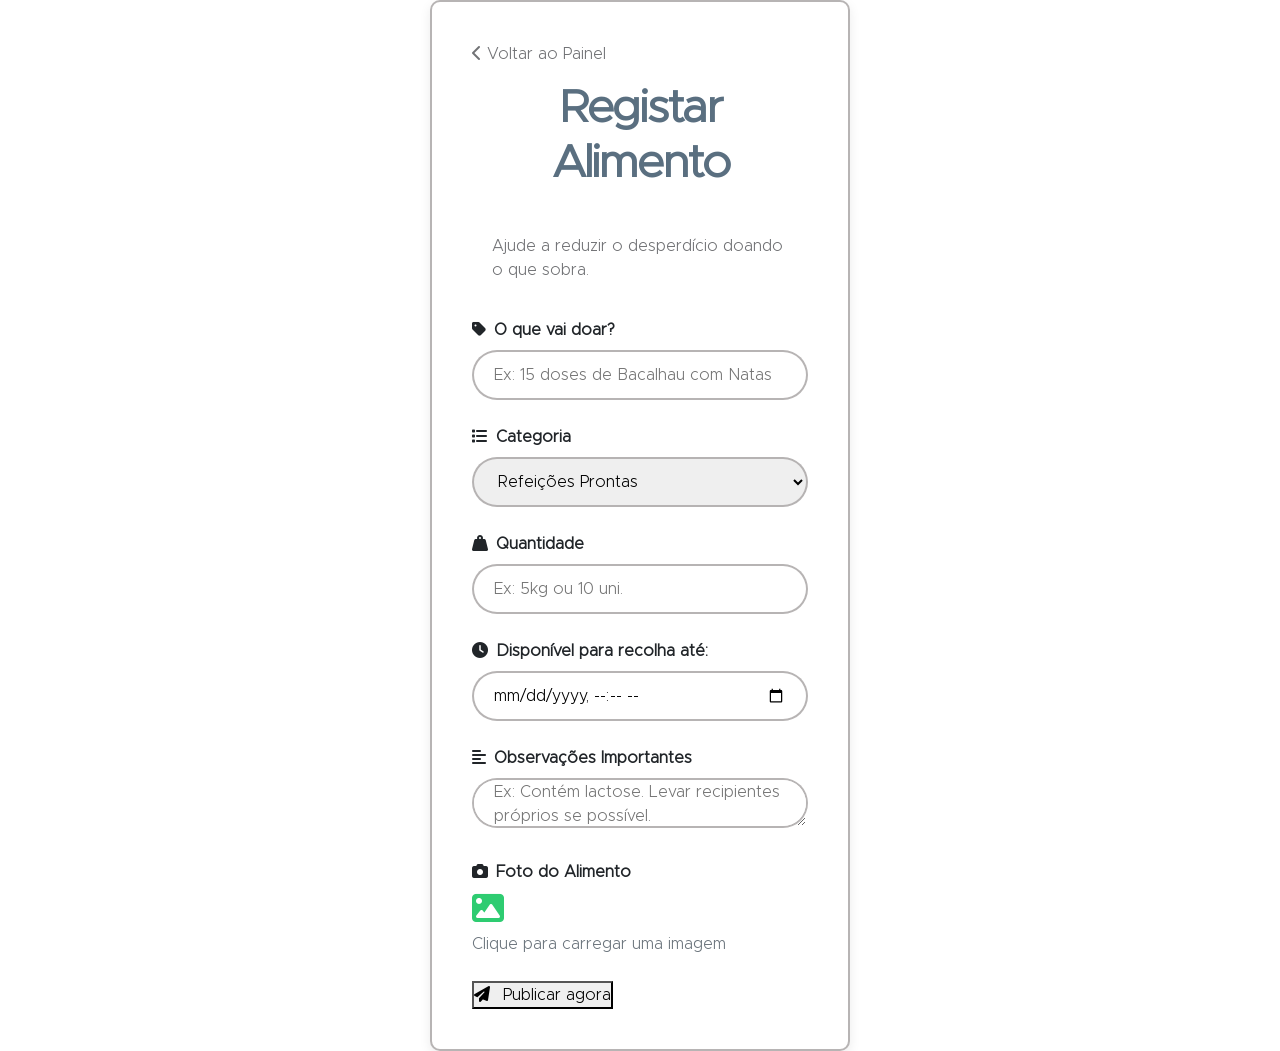
<file: acesso/doador/produto.html>
<!doctype html>
<html lang="pt">
<head>
    <meta charset="utf-8">
    <meta name="viewport" content="width=device-width, initial-scale=1">

    <title>FoodShare - Registar Doação</title>

    <link href="../../css/bootstrap.min.css" rel="stylesheet">
    <link href="../../css/bootstrap-icons.css" rel="stylesheet">
    <link href="../../css/templatemo-kind-heart-charity.css" rel="stylesheet">
    <link href="../../css/template-styles.css" rel="stylesheet">

    <link rel="stylesheet" href="https://cdnjs.cloudflare.com/ajax/libs/font-awesome/6.4.0/css/all.min.css">
</head>

<body class="form-page">

    <div class="form-card">
        <header class="form-header">
            <a href="doador.php" class="btn-voltar">
                <i class="fa-solid fa-chevron-left"></i> Voltar ao Painel
            </a>
            <h2>Registar Alimento</h2>
            <p>Ajude a reduzir o desperdício doando o que sobra.</p>
        </header>

        <form class="eco-form" action="processar_doacao.php" method="POST" enctype="multipart/form-data">

            <div class="form-group">
                <label><i class="fa-solid fa-tag me-2"></i>O que vai doar?</label>
                <input type="text" name="produto" placeholder="Ex: 15 doses de Bacalhau com Natas" required>
            </div>

            <div class="form-row">
                <div class="form-group">
                    <label><i class="fa-solid fa-list me-2"></i>Categoria</label>
                    <select name="categoria">
                        <option>Refeições Prontas</option>
                        <option>Frutas e Legumes</option>
                        <option>Padaria e Pastelaria</option>
                        <option>Produtos Secos/Enlatados</option>
                    </select>
                </div>
                <div class="form-group">
                    <label><i class="fa-solid fa-weight-hanging me-2"></i>Quantidade</label>
                    <input type="text" name="quantidade" placeholder="Ex: 5kg ou 10 uni." required>
                </div>
            </div>

            <div class="form-group">
                <label><i class="fa-solid fa-clock me-2"></i>Disponível para recolha até:</label>
                <input type="datetime-local" name="validade" required>
            </div>

            <div class="form-group">
                <label><i class="fa-solid fa-align-left me-2"></i>Observações Importantes</label>
                <textarea name="descricao" rows="3" placeholder="Ex: Contém lactose. Levar recipientes próprios se possível."></textarea>
            </div>

            <div class="form-group">
                <label><i class="fa-solid fa-camera me-2"></i>Foto do Alimento</label>
                <div class="file-drop-area" onclick="document.getElementById('fileInput').click()">
                    <input type="file" name="foto" id="fileInput" hidden>
                    <i class="fa-solid fa-image fa-2x mb-2" style="color: #2ecc71;"></i>
                    <p class="mb-0 text-muted">Clique para carregar uma imagem</p>
                </div>
            </div>

            <button type="submit" class="btn-submit-form">
                <i class="fa-solid fa-paper-plane me-2"></i> Publicar agora
            </button>
        </form>
    </div>

    <script src="../../js/jquery.min.js"></script>
    <script src="../../js/bootstrap.min.js"></script>
    <script src="../../js/jquery.sticky.js"></script>
    <script src="../../js/custom.js"></script>

    <script>
        // Pequeno script para mostrar o nome do ficheiro quando selecionado
        document.getElementById('fileInput').onchange = function() {
            if(this.files.length > 0) {
                document.querySelector('.file-drop-area p').innerHTML = "Ficheiro: " + this.files[0].name;
                document.querySelector('.file-drop-area p').style.color = "#2ecc71";
            }
        };
    </script>

</body>
</html>
</file>
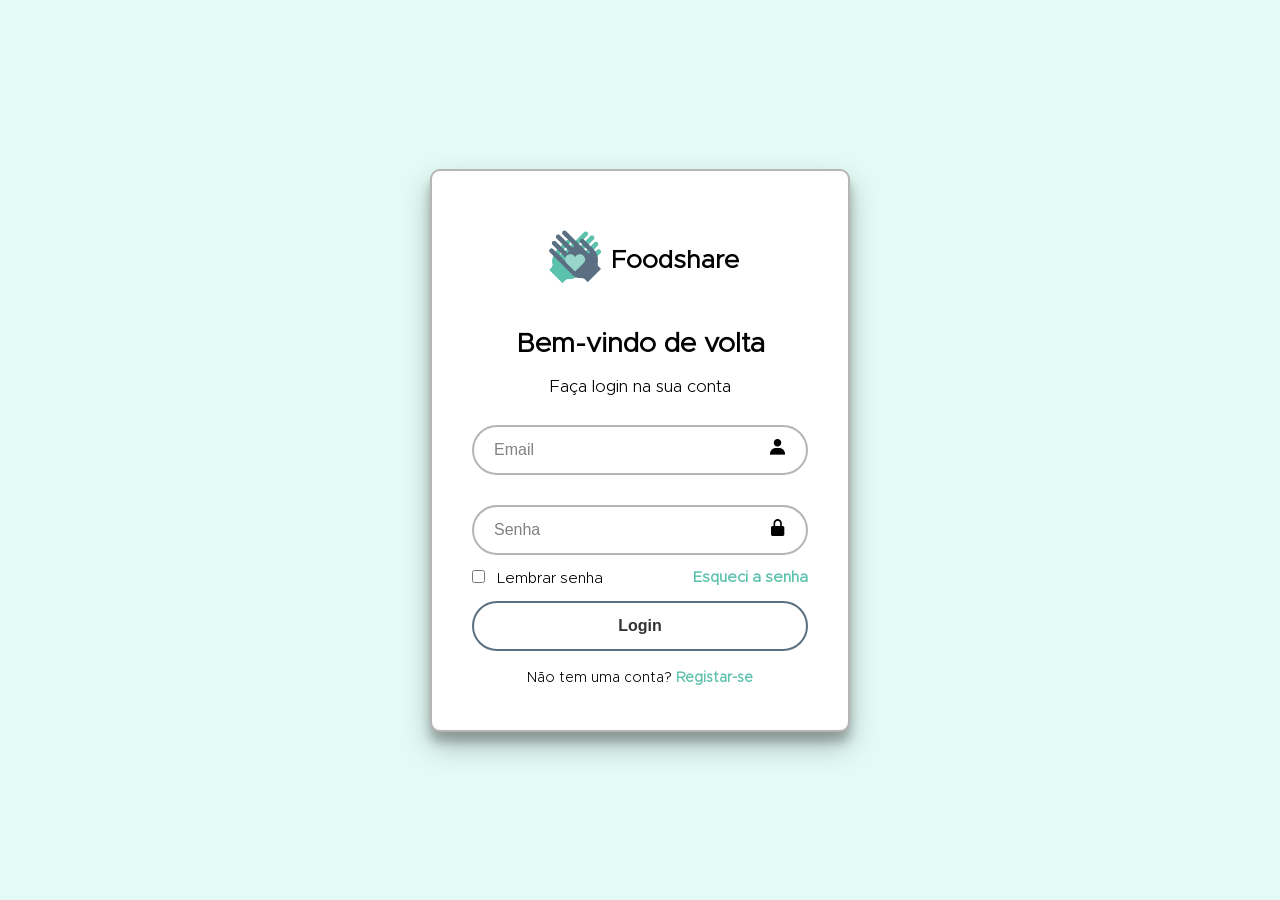
<file: acesso/entrar/entrar.html>
<!DOCTYPE html>
<html lang="pt-BR">
<head>
    <meta charset="UTF-8">
    <meta name="viewport" content="width=device-width, initial-scale=1.0">

    <link rel="stylesheet" href="https://cdnjs.cloudflare.com/ajax/libs/font-awesome/6.4.0/css/all.min.css">
    <link rel="stylesheet" href="estilo.css">
    <link href='https://unpkg.com/boxicons@2.1.4/css/boxicons.min.css' rel='stylesheet'>

    <title>Login Foodshare</title>

    <style>
        /* Pequeno ajuste para garantir que a logo apareça bem */
        .logo-img {
            border-radius: 50%;
            margin-bottom: 10px;
            object-fit: cover;
        }
        /* Estilo para as caixas de alerta */
        .alert-box {
            padding: 12px;
            border-radius: 8px;
            margin-bottom: 20px;
            font-size: 14px;
            text-align: center;
            font-weight: bold;
        }
        .alert-danger {
            background-color: #fde8e8;
            color: #e53e3e;
            border: 1px solid #f8b4b4;
        }
        .alert-warning {
            background-color: #fefcbf;
            color: #b7791f;
            border: 1px solid #fef3c7;
        }
    </style>
</head>
<body>
    <main class="container">
        <form action="processar_login.php" method="POST">
            <h1>
                <img src="../../images/logoo.png" width="70" alt="Logo" class="logo-img">
                Foodshare
            </h1>

            <h3>Bem-vindo de volta</h3>

            <div class="palavra">
                <p>Faça login na sua conta</p>
            </div>

            <div id="mensagem-erro"></div>

            <div class="input-box">
                <input placeholder="Email" type="email" name="email" required>
                <i class="bx bxs-user"></i>
            </div>

            <div class="input-box">
                <input placeholder="Senha" type="password" name="password" required>
                <i class="bx bxs-lock-alt"></i>
            </div>

            <div class="remember-forgot">
                <label>
                    <input type="checkbox">
                    Lembrar senha
                </label>
                <a href="#">Esqueci a senha</a>
            </div>

            <button type="submit" class="btn-login">Login</button>

            <div class="register-link">
                <p>Não tem uma conta? <a href="../registarr/registarr.html">Registar-se</a></p>
            </div>
        </form>
    </main>

    <script>
        const urlParams = new URLSearchParams(window.location.search);
        const erro = urlParams.get('erro');
        const containerErro = document.getElementById('mensagem-erro');

        if (erro === 'pendente') {
            containerErro.innerHTML = `<div class="alert-box alert-warning"><i class="fa-solid fa-clock"></i> A tua conta ainda está em análise pelo Administrador. Por favor, aguarda.</div>`;
        } else if (erro === 'reprovado') {
            containerErro.innerHTML = `<div class="alert-box alert-danger"><i class="fa-solid fa-circle-xmark"></i> O teu registo foi recusado pelo Administrador.</div>`;
        } else if (erro === 'dados_invalidos') {
            containerErro.innerHTML = `<div class="alert-box alert-danger"><i class="fa-solid fa-triangle-exclamation"></i> E-mail ou Senha incorretos.</div>`;
        }
    </script>
</body>
</html>
</file>
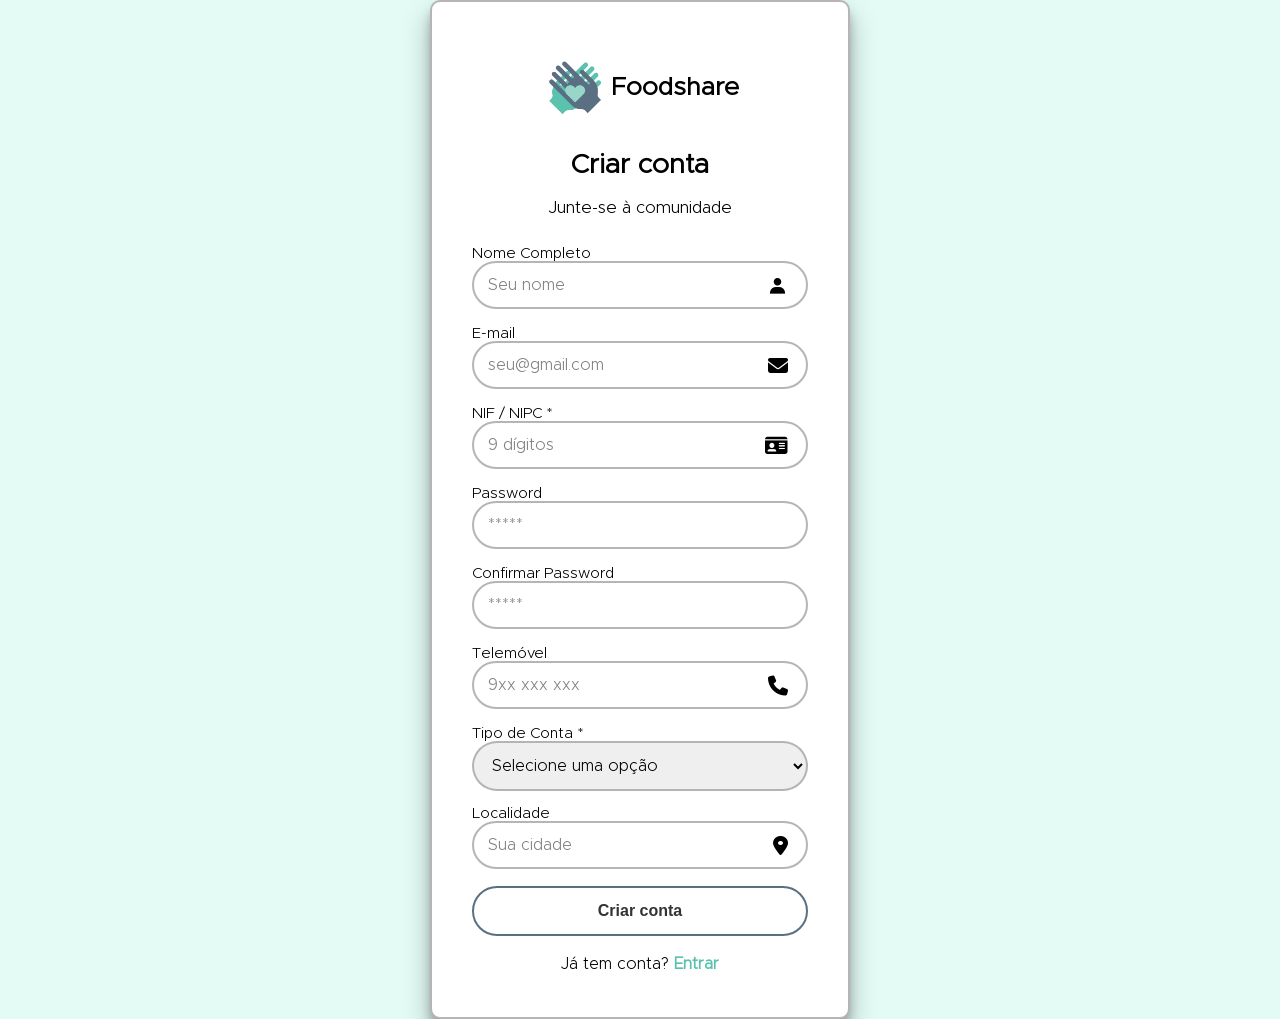
<file: acesso/registarr/registarr.html>
<!DOCTYPE html>
<html lang="pt-BR">
<head>
    <meta charset="UTF-8">
    <meta name="viewport" content="width=device-width, initial-scale=1.0">
    <link rel="stylesheet" href="https://cdnjs.cloudflare.com/ajax/libs/font-awesome/6.4.0/css/all.min.css">
    <link rel="stylesheet" href="estiloo.css">
    <link href='https://unpkg.com/boxicons@2.1.4/css/boxicons.min.css' rel='stylesheet'>
    <title>Criar Conta | FoodShare</title>
</head>
<body>
    <main class="container">
        <form id="form-registro" action="processar_registo.php" method="POST">
            <h1>
                <img src="../../images/logoo.png" width="70" alt="Logo">
                Foodshare
            </h1>

            <h3>Criar conta</h3>
            <div class="palavra">
                <p>Junte-se à comunidade</p>
            </div>

            <div class="input-box">
                <label for="name" class="form_label"> Nome Completo</label>
                <div class="input-field">
                    <input type="text" name="name" id="name" class="form-control" placeholder="Seu nome" required autocomplete="name">
                    <i class="bx bxs-user"></i>
                </div>
            </div>

            <div class="input-box">
                <label for="email" class="form_label">E-mail</label>
                <div class="input-field">
                    <input type="email" name="email" id="email" class="form-control" placeholder="seu@gmail.com" required>
                    <i class="fa-solid fa-envelope"></i>
                </div>
            </div>

            <div class="input-box">
                <label for="nif" class="form_label">NIF / NIPC *</label>
                <div class="input-field">
                    <input type="text" name="nif" id="nif" class="form-control" placeholder="9 dígitos" maxlength="9" required>
                    <i class="fa-solid fa-id-card"></i>
                </div>
            </div>

            <div class="input-box">
                <label for="password" class="form_label">Password</label>
                <div class="input-field">
                    <input type="password" name="password" id="password" class="form-control" placeholder="*****" required>
                </div>
            </div>

            <div class="input-box">
                <label for="confirm_password" class="form_label">Confirmar Password</label>
                <div class="input-field">
                    <input type="password" name="confirm_password" id="confirm_password" class="form-control" placeholder="*****" required>
                </div>
            </div>

            <div class="input-box">
                <label for="phone" class="form_label">Telemóvel</label>
                <div class="input-field">
                    <input type="tel" name="phone" id="phone" class="form-control" placeholder="9xx xxx xxx" required>
                    <i class="fa-solid fa-phone"></i>
                </div>
            </div>

            <div class="input-box">
                <label for="tipo-conta" class="form_label">Tipo de Conta *</label>
                <div class="input-field">
                    <select name="tipo-conta" id="tipo-conta" class="form-control" required>
                        <option value="" disabled selected>Selecione uma opção</option>
                        <option value="doador">Doador (Empresa/Restaurante)</option>
                        <option value="voluntario">Voluntário</option>
                        <option value="beneficiario">Beneficiário (Instituição/Carente)</option>
                    </select>
                </div>
            </div>

            <div id="campos-doador" style="display: none;">
                <div class="input-box">
                    <label class="form_label">Nome do Restaurante/Empresa</label>
                    <div class="input-field">
                        <input type="text" name="empresa" class="form-control" placeholder="Ex: Restaurante Central">
                        <i class="fa-solid fa-store"></i>
                    </div>
                </div>
            </div>

            <div id="campos-beneficiario" style="display: none;">
                <div class="input-box">
                    <label class="form_label">N.º de Pessoas no Agregado</label>
                    <div class="input-field">
                        <input type="number" name="agregado" class="form-control" placeholder="Ex: 4">
                        <i class="fa-solid fa-users"></i>
                    </div>
                </div>
            </div>

            <div class="input-box">
                <label for="location" class="form_label">Localidade</label>
                <div class="input-field">
                    <input type="text" name="location" id="location" class="form-control" placeholder="Sua cidade" required>
                    <i class="fa-solid fa-location-dot"></i>
                </div>
            </div>

            <button type="submit" class="btn-login">Criar conta</button>

            <div class="register-link">
                <p>Já tem conta? <a href="../entrar/entrar.html">Entrar</a></p>
            </div>
        </form>
    </main>

    <script>
        const selectConta = document.getElementById('tipo-conta');
        const divDoador = document.getElementById('campos-doador');
        const divBeneficiario = document.getElementById('campos-beneficiario');

        selectConta.addEventListener('change', function() {
            divDoador.style.display = 'none';
            divBeneficiario.style.display = 'none';

            if (this.value === 'doador') {
                divDoador.style.display = 'block';
            } else if (this.value === 'beneficiario') {
                divBeneficiario.style.display = 'block';
            }
        });
    </script>
</body>
</html>
</file>
<file: css/templatemo-kind-heart-charity.css>
/*

TemplateMo 581 Kind Heart Charity

https://templatemo.com/tm-581-kind-heart-charity

*/



@font-face {
    font-family: 'Metropolis';
    src: url('../fonts/Metropolis/Metropolis-Light.woff2') format('woff2'),
        url('../fonts/Metropolis/Metropolis-Light.woff') format('woff');
    font-weight: 300;
    font-style: normal;
    font-display: swap;
}





/*---------------------------------------
  CUSTOM PROPERTIES ( VARIABLES )             
-----------------------------------------*/
:root {
  --white-color:                  #ffffff;
  --primary-color:                #5bc1ac;
  --secondary-color:              #5a6f80;
  --section-bg-color:             #f0f8ff;
  --site-footer-bg-color:         #44525d;
  --custom-btn-bg-color:          #597081;
  --custom-btn-bg-hover-color:    #5bc1ac;
  --dark-color:                   #000000;
  --p-color:                      #717275;
  --border-color:                 #e9eaeb;

  --body-font-family:             'Metropolis', sans-serif;

  --h1-font-size:                 52px;
  --h2-font-size:                 46px;
  --h3-font-size:                 32px;
  --h4-font-size:                 28px;
  --h5-font-size:                 24px;
  --h6-font-size:                 22px;
  --p-font-size:                  16px;
  --btn-font-size:                18px;
  --copyright-font-size:          14px;

  --border-radius-large:          100px;
  --border-radius-medium:         20px;
  --border-radius-small:          10px;

  --font-weight-light:            300;
  --font-weight-normal:           400;
  --font-weight-semibold:         600;
  --font-weight-bold:             700;
}

body {
  background-color: var(--white-color);
  font-family: var(--body-font-family); 
}


/*---------------------------------------
  TYPOGRAPHY               
-----------------------------------------*/

h2,
h3,
h4,
h5,
h6 {
  color: var(--dark-color);
}

h1,
h2,
h3,
h4,
h5,
h6 {
  font-weight: var(--font-weight-semibold);
  letter-spacing: -1px;
}

h1 {
  font-size: var(--h1-font-size);
  font-weight: var(--font-weight-bold);
  letter-spacing: -2px;
}

h2 {
  color: var(--secondary-color);
  font-size: var(--h2-font-size);
  letter-spacing: -2px;
}

h3 {
  font-size: var(--h3-font-size);
}

h4 {
  font-size: var(--h4-font-size);
}

h5 {
  color: var(--primary-color);
  font-size: var(--h5-font-size);
}

h6 {
  font-size: var(--h6-font-size);
}

p {
  color: var(--p-color);
  font-size: var(--p-font-size);
  font-weight: var(--font-weight-light);
}

ul li {
  color: var(--p-color);
  font-size: var(--p-font-size);
  font-weight: var(--font-weight-normal);
}

a, 
button {
  touch-action: manipulation;
  transition: all 0.3s;
}

a {
  color: var(--p-color);
  text-decoration: none;
}

a:hover {
  color: var(--primary-color);
}

b,
strong {
  font-weight: var(--font-weight-bold);
}


/*---------------------------------------
  SECTION               
-----------------------------------------*/
.section-padding {
  padding-top: 100px;
  padding-bottom: 100px;
}

.section-bg {
  background-color: var(--section-bg-color);
}

.section-overlay {
  background: rgba(0, 0, 0, 0.35);
  position: absolute;
  top: 0;
  left: 0;
  pointer-events: none;
  width: 100%;
  height: 100%;
}

.section-overlay + .container {
  position: relative;
}


/*---------------------------------------
  CUSTOM BLOCK               
-----------------------------------------*/
.custom-block-wrap {
  background: var(--white-color);
  border-radius: var(--border-radius-medium);
  position: relative;
  overflow: hidden;
  transition: all 0.5s;
}

.custom-block-wrap:hover {
  box-shadow: 0 1rem 3rem rgba(0,0,0,.175);
}

.custom-block-body {
  padding: 30px;
}

.custom-block-image {
  display: block;
  width: 100%;
  height: 100%;
  object-fit: cover;
}

.custom-block .custom-btn {
  border-radius: 0;
  display: block;
}


/*---------------------------------------
  PROGRESS BAR               
-----------------------------------------*/
.progress {
  background: var(--border-color);
  height: 5px;
}

.progress-bar {
  background: var(--secondary-color);
}


/*---------------------------------------
  CUSTOM ICON COLOR               
-----------------------------------------*/
.custom-icon {
  color: var(--secondary-color);
}


/*---------------------------------------
  CUSTOM LIST               
-----------------------------------------*/
.custom-list {
  margin-bottom: 0;
  padding-left: 0;
}

.custom-list-item {
  list-style: none;
  margin-top: 10px;
  margin-bottom: 10px;
}


/*---------------------------------------
  CUSTOM TEXT BOX               
-----------------------------------------*/
.custom-text-box {
  background: var(--white-color);
  border-radius: var(--border-radius-medium);
  margin-bottom: 24px;
  padding: 40px;
}

.custom-text-box-image {
  border-radius: var(--border-radius-medium);
  width: 100%;
  height: 100%;
  object-fit: cover;
}

.custom-text-box-icon {
  background: var(--section-bg-color);
  border-radius: var(--border-radius-large);
  color: var(--secondary-color);
  font-size: var(--h6-font-size);
  text-align: center;
  display: inline-block;
  vertical-align: middle;
  width: 25px;
  height: 25px;
  line-height: 30px;
}


/*---------------------------------------
  AVATAR IMAGE - TESTIMONIAL, AUTHOR               
-----------------------------------------*/
.avatar-image {
  border-radius: var(--border-radius-large);
  width: 65px;
  height: 65px;
  object-fit: cover;
}


/*---------------------------------------
  CUSTOM BUTTON               
-----------------------------------------*/
.custom-btn {
  background: var(--secondary-color);
  border: 2px solid transparent;
  border-radius: var(--border-radius-large);
  color: var(--white-color);
  font-size: var(--btn-font-size);
  font-weight: var(--font-weight-normal);
  line-height: normal;
  padding: 15px 25px;
}

.navbar-expand-lg .navbar-nav .nav-link.custom-btn {
  color: var(--custom-btn-bg-color);
  margin-top: 8px;
  padding: 12px 25px;
}

.custom-btn:hover {
  background: var(--primary-color);
  color: var(--white-color);
}

.custom-border-btn {
  background: transparent;
  border: 2px solid var(--custom-btn-bg-color);
  color: var(--primary-color);
}

.navbar-expand-lg .navbar-nav .nav-link.custom-btn:hover,
.custom-border-btn:hover {
  background: var(--custom-btn-bg-hover-color);
  border-color: transparent;
  color: var(--white-color);
}


/*---------------------------------------
  NAVIGATION              
-----------------------------------------*/
.navbar {
  background: var(--white-color);
  z-index: 9;
  padding-top: 0;
  padding-bottom: 0;
}

.navbar-brand {
  color: var(--primary-color);
  font-size: var(--h6-font-size);
  font-weight: var(--font-weight-bold);
}

.navbar-brand span {
  display: inline-block;
  vertical-align: middle;
}

.navbar-brand small {
  color: var(--secondary-color);
  display: block;
  font-size: 10px;
  line-height: normal;
  text-transform: uppercase;
}

.logo {
  width: 80px;
  height: auto;
}

.navbar-expand-lg .navbar-nav .nav-link {
  margin-right: 0;
  margin-left: 0;
  padding: 20px;
}

.navbar-nav .nav-link {
  display: inline-block;
  color: var(--p-color);
  font-size: var(--p-font-size);
  font-weight: var(--font-weight-medium);
  position: relative;
  padding-top: 15px;
  padding-bottom: 15px;
}

.navbar-nav .nav-link.active, 
.navbar-nav .nav-link:hover {
  background: transparent;
  color: var(--primary-color);
}

.dropdown-menu {
  background: var(--white-color);
  box-shadow: 0 1rem 3rem rgba(0,0,0,.175);
  border: 0;
  max-width: 50px;
  padding: 0;
  margin-top: 20px;
}

.dropdown-item {
  display: inline-block;
  color: var(--p-bg-color);
  font-size: var(--menu-font-size);
  font-weight: var(--font-weight-medium);
  position: relative;
  padding-top: 10px;
  padding-bottom: 10px;
}

.dropdown-menu li:last-child .dropdown-item {
  padding-top: 0;
}

.dropdown-item.active, 
.dropdown-item:active,
.dropdown-item:focus, 
.dropdown-item:hover {
  background: transparent;
  color: var(--primary-color);
}

.dropdown-toggle::after {
  content: "\f282";
  display: inline-block;
  font-family: bootstrap-icons !important;
  font-size: var(--copyright-font-size);
  font-style: normal;
  font-weight: normal !important;
  font-variant: normal;
  text-transform: none;
  line-height: 1;
  vertical-align: -.125em;
  -webkit-font-smoothing: antialiased;
  -moz-osx-font-smoothing: grayscale;
  position: relative;
  left: 2px;
  border: 0;
}

@media screen and (min-width: 992px) {
  .dropdown:hover .dropdown-menu {
    display: block;
    margin-top: 0;
  }
}

.navbar-toggler {
  border: 0;
  padding: 0;
  cursor: pointer;
  margin: 0;
  width: 30px;
  height: 35px;
  outline: none;
}

.navbar-toggler:focus {
  outline: none;
  box-shadow: none;
}

.navbar-toggler[aria-expanded="true"] .navbar-toggler-icon {
  background: transparent;
}

.navbar-toggler[aria-expanded="true"] .navbar-toggler-icon:before,
.navbar-toggler[aria-expanded="true"] .navbar-toggler-icon:after {
  transition: top 300ms 50ms ease, -webkit-transform 300ms 350ms ease;
  transition: top 300ms 50ms ease, transform 300ms 350ms ease;
  transition: top 300ms 50ms ease, transform 300ms 350ms ease, -webkit-transform 300ms 350ms ease;
  top: 0;
}

.navbar-toggler[aria-expanded="true"] .navbar-toggler-icon:before {
  transform: rotate(45deg);
}

.navbar-toggler[aria-expanded="true"] .navbar-toggler-icon:after {
  transform: rotate(-45deg);
}

.navbar-toggler .navbar-toggler-icon {
  background: var(--dark-color);
  transition: background 10ms 300ms ease;
  display: block;
  width: 30px;
  height: 2px;
  position: relative;
}

.navbar-toggler .navbar-toggler-icon:before,
.navbar-toggler .navbar-toggler-icon:after {
  transition: top 300ms 350ms ease, -webkit-transform 300ms 50ms ease;
  transition: top 300ms 350ms ease, transform 300ms 50ms ease;
  transition: top 300ms 350ms ease, transform 300ms 50ms ease, -webkit-transform 300ms 50ms ease;
  position: absolute;
  right: 0;
  left: 0;
  background: var(--dark-color);
  width: 30px;
  height: 2px;
  content: '';
}

.navbar-toggler .navbar-toggler-icon::before {
  top: -8px;
}

.navbar-toggler .navbar-toggler-icon::after {
  top: 8px;
}



/*---------------------------------------
  HERO & HERO SLIDE         
-----------------------------------------*/
.hero-section-full-height {
  height: 680px;
  min-height: 680px;
  position: relative;
}

.carousel:hover .carousel-control-next-icon, 
.carousel:hover .carousel-control-prev-icon {
  opacity: 1;
}

#hero-slide .carousel-item {
  height: 680px;
  min-height: 680px;
}

#hero-slide .carousel-caption {
  background: var(--white-color);
  clip-path: polygon(100% 100%, 100% 150px, 0 100%);
  color: var(--secondary-color);
  top: 1px;
  bottom: -1px;
  right: 0;
  left: auto;
  text-align: right;
  min-width: 680px;
  min-height: 680px;
  padding: 100px 100px 50px 100px;
}

.carousel-image {
  display: block;
  width: 100%;
  min-height: 680px;
}

#hero-slide .carousel-indicators-wrap {
  position: absolute;
  bottom: 0;
  right: 0;
  left: 0;
}

#hero-slide .carousel-indicators {
  margin-right: 0;
  margin-left: 22px;
  justify-content: inherit;
}

.carousel-control-next, 
.carousel-control-prev {
  opacity: 1;
}

.carousel-control-next-icon, 
.carousel-control-prev-icon {
  background-color: var(--secondary-color);
  border-radius: var(--border-radius-large);
  background-size: 60% 60%;
  width: 80px;
  height: 80px;
  opacity: 0;
  transition: all 0.5s;
}

.carousel-control-next-icon:hover, 
.carousel-control-prev-icon:hover {
  background-color: var(--primary-color);
}


/*---------------------------------------
  FEATURE BLOCK              
-----------------------------------------*/
.featured-block {
  text-align: center;
  transition: all 0.5s ease;
  min-height: 256px;
  padding: 15px;
}

.featured-block:hover {
  background: var(--white-color);
  border-radius: var(--border-radius-medium);
  box-shadow: 0 1rem 3rem rgba(0,0,0,.175);
}

.featured-block:hover .featured-block-image {
  transform: scale(0.75);
}

.featured-block-image {
  display: block;
  margin: auto;
  transition: all 0.5s;
}

.featured-block:hover .featured-block-text {
  margin-top: 0;
}

.featured-block-text {
  color: var(--primary-color);
  font-size: var(--h5-font-size);
  margin-top: 20px;
  transition: all 0.5s;
}


/*---------------------------------------
  ABOUT              
-----------------------------------------*/
.about-section {
  background-repeat: no-repeat;
  background-position: center;
  background-size: cover;
}

.about-image {
  border-radius: var(--border-radius-medium);
  display: block;
  width: 350px;
  height: 400px;
  object-fit: cover;
}

.custom-text-block {
  padding: 60px 40px;
}


/*---------------------------------------
  COUNTER NUMBERS              
-----------------------------------------*/
.counter-thumb {
  margin: 20px;
  margin-bottom: 0;
}

.counter-number,
.counter-text {
  color: var(--secondary-color);
  display: block;
}

.counter-number,
.counter-number-text {
  color: var(--primary-color);
  font-size: var(--h1-font-size);
  font-weight: var(--font-weight-bold);
  line-height: normal;
}


/*---------------------------------------
  VOLUNTEER              
-----------------------------------------*/
.volunteer-section {
  background: var(--secondary-color);
  position: relative;
  overflow: hidden;
}

.volunteer-section::after {
  content: "";
  background: var(--primary-color);
  border-radius: 50%;
  position: absolute;
  bottom: -110px;
  right: -80px;
  width: 350px;
  height: 350px;
}

.volunteer-form {
  background: var(--white-color);
  border-radius: var(--border-radius-medium);
  padding: 50px;
}

.volunteer-image {
  border-radius: 100%;
  display: block;
  margin: auto;
  width: 300px;
  height: 300px;
  object-fit: cover;
}

.volunteer-section .custom-block-body {
  max-width: 440px;
  margin: 0 auto;
}

.volunteer-section .custom-block-body p {
  line-height: 1.7;
}


/*---------------------------------------
  DONATE              
-----------------------------------------*/
.donate-section {
  background-image: url('../images/different-people-doing-volunteer-work.jpg');
  background-repeat: no-repeat;
  background-position: center;
  background-size: cover;
  position: relative;
  padding-top: 150px;
  padding-bottom: 150px;
}

.donate-form {
  background: var(--white-color);
  border-radius: var(--border-radius-medium);
  position: relative;
  overflow: hidden;
  padding: 50px;
}


/*---------------------------------------
  NEWS         
-----------------------------------------*/
.news-detail-header-section {
  background-image: url('../images/news/close-up-volunteer-oganizing-stuff-donation.jpg');
  background-repeat: no-repeat;
  background-position: center;
  background-size: cover;
  position: relative;
  padding-top: 150px;
  padding-bottom: 150px;
}

.news-block-top {
  border-radius: var(--border-radius-medium);
  position: relative;
  overflow: hidden;
}

.news-block-two-col-image-wrap {
  border-radius: var(--border-radius-small);
  position: relative;
  overflow: hidden;
  width: 150px;
  margin-right: 20px;
}

.news-category-block {
  background: var(--secondary-color);
  position: absolute;
  bottom: 0;
  right: 0;
  left: 0;
  padding: 10px 20px;
}

.news-category-block .category-block-link {
  color: var(--white-color);
  margin-right: 10px;
}

.news-block-info {
  padding-top: 10px;
  padding-bottom: 10px;
}

.news-block-title-link {
  color: var(--dark-color);
}

.news-detail-image {
  display: block;
  border-radius: var(--border-radius-medium);
}

blockquote {
  background: var(--section-bg-color);
  border-radius: var(--border-radius-small);
  font-size: var(--h5-font-size);
  font-weight: var(--font-weight-semibold);
  color: var(--site-footer-bg-color);
  margin-top: 30px;
  margin-bottom: 30px;
  padding: 90px 50px 50px 50px;
  text-align: center;
}

blockquote::before {
  content: "“";
  color: var(--custom-btn-bg-color);
  font-size: 100px;
  line-height: 1rem;
  display: block;
}

.author-comment-link {
  font-size: var(--copyright-font-size);
  font-weight: var(--font-weight-semibold);
}

.search-form {
  margin-top: 20px;
}

.category-block,
.subscribe-form {
  margin-top: 40px;
  margin-bottom: 40px;
}

.category-block-link {
  font-size: var(--copyright-font-size);
  margin-top: 5px;
  margin-bottom: 5px;
}

.category-block-link:hover {
  color: var(--primary-color);
}

.badge {
  background: var(--secondary-color);
  border-radius: var(--border-radius-medium);
  font-weight: var(--font-weight-normal);
  line-height: normal;
  padding-bottom: 2px;
}

.tags-block-link {
  border: 1px solid var(--border-color);
  border-radius: var(--border-radius-medium);
  display: inline-block;
  font-size: var(--copyright-font-size);
  line-height: normal;
  margin-right: 10px;
  margin-top: 5px;
  margin-bottom: 5px;
  padding: 8px 15px;
}

.tags-block-link:hover {
  border-color: var(--dark-color);
  color: var(--dark-color);
}

.cta-section {
  position: relative;
  overflow: hidden;
}

.cta-section::before {
  content: "";
  background-color: var(--primary-color);
  border-radius: 50%;
  position: absolute;
  top: -100px;
  left: -30px;
  margin: auto;
  width: 200px;
  height: 200px;
}

.cta-section::after {
  content: "";
  border: 20px solid var(--custom-btn-bg-color);
  border-radius: 50%;
  position: absolute;
  bottom: -100px;
  right: 0;
  left: 0;
  margin: auto;
  width: 150px;
  height: 150px;
}


/*---------------------------------------
  TESTIMONIAL CAROUSEL              
-----------------------------------------*/
.testimonial-section {
  position: relative;
  overflow: hidden;
  text-align: center;
}

.testimonial-section::before {
  content: "";
  background-color: var(--primary-color);
  border-radius: 50%;
  position: absolute;
  top: -100px;
  left: -30px;
  margin: auto;
  width: 250px;
  height: 250px;
}

.testimonial-section::after {
  content: "";
  background: var(--custom-btn-bg-color);
  border-radius: 50%;
  position: absolute;
  bottom: -110px;
  right: -80px;
  width: 350px;
  height: 350px;
}

#testimonial-carousel .carousel-caption {
  position: relative;
  right: 0;
  bottom: 0;
  left: 0;
}

#testimonial-carousel .carousel-title {
  background: var(--section-bg-color);
  line-height: normal;
  margin-bottom: 30px;
}

#testimonial-carousel .carousel-title::before {
  content: open-quote;
  color: var(--p-color);
  font-size: var(--h1-font-size);
  position: relative;
  top: 10px;
  right: 10px;
}

#testimonial-carousel .carousel-title::after {
  content: close-quote;
  color: var(--p-color);
  font-size: var(--h1-font-size);
  position: relative;
  top: 10px;
  left: 10px;
}

#testimonial-carousel .carousel-title {
  quotes: "“" "”" "‘" "’";
}

#testimonial-carousel .carousel-name {
  background: var(--primary-color);
  border-radius: var(--border-radius-medium);
  position: relative;
  overflow: hidden;
  padding: 10px 20px;
}

#testimonial-carousel .carousel-name::before {
  content: "";
  position: absolute;
  top: -10px;
  right: 0;
  left: 0;
  width: 0;
  height: 0;
  margin: auto;
  border-left: 10px solid transparent;
  border-right: 10px solid transparent;
  border-bottom: 10px solid var(--primary-color);
}

.carousel-name-title {
  font-weight: var(--font-weight-semibold);
}

#testimonial-carousel .carousel-indicators {
  position: relative;
  top: 150px;
  bottom: auto;
  margin-top: 50px;
  margin-bottom: 150px;
}

#testimonial-carousel .carousel-indicators li {
  text-indent: inherit;
  background: transparent;
  margin: 0 10px; 
}

#testimonial-carousel .carousel-indicators li,
#testimonial-carousel .carousel-indicators li::before {
  width: 45px;
  height: 45px; 
}

#testimonial-carousel .carousel-indicators .avatar-image {
  width: 45px;
  height: 45px; 
}

#testimonial-carousel .carousel-indicators .active,
#testimonial-carousel .carousel-indicators .active .avatar-image {
  background: transparent;
  width: 50px; 
  height: 50px;
}


/*---------------------------------------
  CONTACT               
-----------------------------------------*/
.contact-section {
  background: var(--white-color);
}

.contact-form {
  background: var(--section-bg-color);
  border-radius: var(--border-radius-small);
  padding: 40px;
}

.contact-info-wrap {
  padding-top: 40px;
}

.contact-image-wrap {
  border-bottom: 1px solid rgba(0, 0, 0, 0.05);
  margin-top: 20px;
  margin-bottom: 30px;
  padding-bottom: 30px;
  width: 100%;
}


/*---------------------------------------
  CUSTOM FORM               
-----------------------------------------*/
.custom-form .form-control,
.input-group-file {
  background-color: var(--section-bg-color);
  box-shadow: none;
  border: 0;
  color: var(--p-color);
  margin-bottom: 24px;
  padding-top: 13px;
  padding-bottom: 13px;
  outline: none;
}

.custom-form .form-control:hover,
.custom-form .form-control:focus {
  border-color: var(--secondary-color);
}

.custom-form label {
  margin-bottom: 10px;
}

.custom-form .form-check-group {
  margin-bottom: 20px;
}

.donate-form .form-check-group-donation-frequency {
  padding-right: 0;
}

.form-check-group-donation-frequency + .form-check-group-donation-frequency {
  padding-right: 12px;
  padding-left: 0;
}

.form-check-group-donation-frequency .form-check-label {
  font-weight: var(--font-weight-semibold);
}

#DonationFrequencyOne {
  border-top-right-radius: 0;
  border-bottom-right-radius: 0;
}

#DonationFrequencyMonthly {
  border-top-left-radius: 0;
  border-bottom-left-radius: 0;
}

.custom-form .form-check-radio {
  position: relative;
  height: 100%;
  padding-left: 0;
}

.custom-form .input-group-text {
  background: var(--secondary-color);
  border: 0;
  color: var(--white-color);
}

.custom-form .form-check-radio .form-check-label {
  position: absolute;
  top: 50%;
  left: 50%;
  transform: translate(-50%, -50%);
  text-align: center;
}

.form-check-radio .form-check-input[type=radio] {
  background-color: var(--section-bg-color);
  border-radius: .25rem;
  border: 0;
  box-shadow: none;
  outline: none;
  width: 100%;
  margin-top: 0;
  margin-left: 0;
  padding: 25px 50px;
  transition: all 0.5s;
}

.form-check-radio .form-check-input:checked[type=radio] {
  background-image: none;
}

.form-check-radio .form-check-input:checked[type=radio] + .form-check-label,
.form-check-radio .form-check-input:hover + .form-check-label,
.form-check-radio .form-check-input:checked + .form-check-label {
  color: var(--white-color);
}

.form-check-radio .form-check-input:hover,
.form-check-radio .form-check-input:checked {
  background-color: var(--secondary-color);
  border-color: var(--white-color);
}

.input-group-file {
  border-radius: .25rem;
  padding: 13px .75rem;
}

.input-group-file input[type=file] {
  width: 0.1px;
  height: 0.1px;
  opacity: 0;
  overflow: hidden;
  position: absolute;
  z-index: -1;
  padding: 0;
}

.input-group-file .input-group-text {
  background: transparent;
  color: inherit;
  margin-bottom: 0;
  padding: 0;
}

.custom-form button[type="submit"] {
  background: var(--custom-btn-bg-color);
  border: none;
  border-radius: var(--border-radius-large);
  color: var(--white-color);
  font-size: var(--p-font-size);
  font-weight: var(--font-weight-semibold);
  transition: all 0.3s;
  margin-bottom: 0;
}

.custom-form button[type="submit"]:hover,
.custom-form button[type="submit"]:focus {
  background: var(--custom-btn-bg-hover-color);
  border-color: transparent;
}


/*---------------------------------------
  CONTACT SEARCH & DONATE & SUBCRIBE FORM              
-----------------------------------------*/
.contact-form .form-control {
  background: var(--white-color);
}

.search-form {
  position: relative;
}

.search-form .form-control {
  padding-right: 50px;
}

.search-form button[type="submit"] {
  background: transparent;
  position: absolute;
  top: 0;
  right: 0;
  color: var(--p-color);
  width: 50px;
  padding: 12px;
}

.search-form button[type="submit"]:hover {
  background: transparent;
  color: var(--dark-color);
}

.subscribe-form {
  background: var(--section-bg-color);
  border-radius: var(--border-radius-small);
  padding: 30px;
}

.subscribe-form .form-control {
  background: var(--white-color);
}

.donate-form .form-control {
  margin-bottom: 0;
}


/*---------------------------------------
  SITE FOOTER              
-----------------------------------------*/
.site-footer {
  background-color: var(--site-footer-bg-color);
  padding-top: 70px;
}

.site-footer-bottom {
  background-color: var(--secondary-color);
  position: relative;
  z-index: 2;
  margin-top: 70px;
  padding-top: 25px;
  padding-bottom: 25px;
}

.site-footer-bottom a {
	color: var(--white-color);
}

.site-footer-bottom a:hover {
	color: #FF6;
}

.site-footer-link {
  color: var(--white-color);
}

.copyright-text {
  color: var(--section-bg-color);
  font-size: var(--copyright-font-size);
  margin-right: 30px;
}

.site-footer .custom-btn {
  font-size: var(--copyright-font-size);
}

.site-footer .custom-btn:hover {
  background: var(--primary-color);
}


/*---------------------------------------
  FOOTER MENU               
-----------------------------------------*/
.footer-menu {
  column-count: 2;
  margin: 0;
  padding: 0;
}

.footer-menu-item {
  list-style: none;
  display: block;
}

.footer-menu-link {
  font-size: var(--p-font-size);
  color: var(--white-color);
  display: inline-block;
  vertical-align: middle;
  margin-right: 10px;
  margin-bottom: 5px;
}


/*---------------------------------------
  SOCIAL ICON               
-----------------------------------------*/
.social-icon {
  margin: 0;
  padding: 0;
}

.social-icon-item {
  list-style: none;
  display: inline-block;
  vertical-align: top;
}

.social-icon-link {
  background: var(--site-footer-bg-color);
  border-radius: var(--border-radius-large);
  color: var(--white-color);
  font-size: var(--copyright-font-size);
  display: block;
  margin-right: 5px;
  text-align: center;
  width: 35px;
  height: 35px;
  line-height: 38px;
}

.social-icon-link:hover {
  background: var(--primary-color);
  color: var(--white-color);
}


/*---------------------------------------
  RESPONSIVE STYLES               
-----------------------------------------*/
@media screen and (min-width: 1600px) {
  .featured-block {
    min-height: inherit;
  }

  .volunteer-section::after {
    width: 450px;
    height: 450px;
  }
  
  .volunteer-image {
    width: 350px;
    height: 350px;
  }
}

@media screen and (max-width: 1170px) {
  #hero-slide .carousel-image {
    height: 100%;
    object-fit: cover;
  }
}

@media screen and (max-width: 991px) {
  h1 {
    font-size: 42px;
  }

  h2 {
    font-size: 36px;
  }

  h3 {
    font-size: 32px;
  }

  h4 {
    font-size: 28px;
  }

  h5 {
    font-size: 20px;
  }

  h6 {
    font-size: 18px;
  }

  .section-padding {
    padding-top: 50px;
    padding-bottom: 50px;
  }

  .hero-form {
    padding-bottom: 40px;
  }

  .donate-form {
    padding: 35px;
  }

  .navbar {
    padding-top: 6px;
    padding-bottom: 6px;
  }

  .navbar-expand-lg .navbar-nav {
    padding-bottom: 30px;
  }

  .navbar-expand-lg .navbar-nav .nav-link {
    padding: 8px 20px;
  }
  
  .dropdown:hover .dropdown-menu {
    display: block;
    position: relative;
    margin-top: 5px;
    margin-bottom: 20px;
    left: 20px;
  }

  .site-header .social-icon {
    text-align: left;
    margin-top: 5px;
  }

  .hero-section-full-height {
    height: inherit;
  }

  .carousel:hover .carousel-control-next-icon, 
  .carousel:hover .carousel-control-prev-icon {
    opacity: 1;
  }

  #hero-slide .carousel-item {
    height: inherit;
  }

  .carousel-control-prev {
    left: 12px;
  }

  .carousel-control-next {
    right: 12px;
  }

  .carousel-control-next-icon, 
  .carousel-control-prev-icon {
    opacity: 1;
    width: 60px;
    height: 60px;
  }

  .news-detail-header-section {
    padding-top: 100px;
    padding-bottom: 100px;
  }

  .cta-section::before {
    width: 150px;
    height: 150px;
  }

  .cta-section::after {
    bottom: -60px;
    width: 100px;
    height: 100px;
  }

  .cta-section .row {
    padding-top: 50px;
    padding-bottom: 50px;
  }

  .volunteer-section::after {
    width: 300px;
    height: 300px;
  }

  .testimonial-section::before {
    width: 150px;
    height: 150px;
  }

  .testimonial-section::after {
    width: 200px;
    height: 200px;
  }

  #testimonial-carousel .carousel-caption {
    padding-top: 0;
  }

  blockquote {
    padding: 70px 30px 30px 30px;
  }

  .about-image {
    width: inherit;
    height: 450px;
  }

  .volunteer-image {
    width: 250px;
    height: 250px;
    margin: 0;
  }

  .custom-text-block {
    padding: 20px 0 0 0;
  }

  .custom-text-box,
  .volunteer-form {
    padding: 30px;
  }

  .counter-number, 
  .counter-number-text {
    font-size: var(--h2-font-size);
  }

  .contact-info-wrap {
    padding-top: 0;
  }

  .site-footer {
    padding-top: 50px;
  }

  .copyright-text-wrap {
    justify-content: center;
  }

  .site-footer-bottom {
    text-align: center;
    margin-top: 50px;
  }

  .site-footer-bottom .footer-menu {
    margin-top: 10px;
    margin-bottom: 10px;
  }
}

@media screen and (max-width: 580px) {
  .hero-section-full-height,
  #hero-slide .carousel-item,
  .carousel-image {
    min-height: 520px;
  }

  #hero-slide .carousel-caption {
    clip-path: polygon(100% 100%, 100% 100px, 0 100%);
    padding-right: 50px;
    min-width: inherit;
    min-height: inherit;
  }
}

@media screen and (max-width: 480px) {
  h1 {
    font-size: 40px;
  }

  h2 {
    font-size: 28px;
  }

  h3 {
    font-size: 26px;
  }

  h4 {
    font-size: 22px;
  }

  h5 {
    font-size: 20px;
  }

  #hero-slide .carousel-caption {
    min-width: inherit;
    padding-bottom: 30px;
  }

  .carousel-control-next-icon, 
  .carousel-control-prev-icon {
    width: 45px;
    height: 45px;
  }

  .volunteer-image {
    width: 150px;
    height: 150px;
  }

  .volunteer-section::after {
    width: 200px;
    height: 200px;
  }

  .testimonial-section::before {
    top: -50px;
    width: 100px;
    height: 100px;
  }

  .testimonial-section::after {
    bottom: -150px;
    width: 200px;
    height: 200px;
  }

  .social-share .tags-block {
    margin-bottom: 10px;
  }

  .donate-form {
    padding: 25px;
  }
}
</file>
<file: css/template-styles.css>
* {
    margin: 0;
    padding: 0;
    box-sizing: border-box;
}

:root {

    --shadow-sm: 0 2px 4px rgba(0,0,0,0.05);
    --shadow-md: 0 4px 12px rgba(0,0,0,0.08);
    --shadow-lg: 0 8px 24px rgba(0,0,0,0.12);
    --transition: all 0.3s ease;
    --spacing-unit: 8px;

    /* Estas variáveis eram usadas em várias regras abaixo (feature-card,
       food-card, product-cell, etc.) mas nunca tinham sido definidas em
       lado nenhum do projeto, por isso as cores/sombras "desapareciam"
       no browser. Ficam alinhadas com a paleta já usada no resto do site
       (o verde-azulado #5bc1ac de templatemo-kind-heart-charity.css). */
    --bg-white: #ffffff;
    --text-dark: #2a2a2a;
    --text-main: #2a2a2a;
    --text-gray: #666666;
    --text-muted: #8a8a8a;
    --primary: #5bc1ac;
    --primary-light: rgba(91, 193, 172, 0.15);
    --accent-color: #5bc1ac;
    --card-shadow: 0 4px 12px rgba(0, 0, 0, 0.08);
}



.features {
    padding: 80px 24px;
    background-color: var(--bg-white);
}

.features-grid {
    display: grid;
    grid-template-columns: repeat(auto-fit, minmax(350px, 1fr));
    gap: 32px;
}

.feature-card {
    padding: 32px;
    border-radius: 12px;
    background-color: var(--bg-white);
    border: 1px solid var(--border-color);
    transition: var(--transition);
}

.feature-card:hover {
    transform: translateY(-4px);
    box-shadow: var(--shadow-lg);
    border-color: var(--primary-color);
}

.feature-icon {
    width: 64px;
    height: 64px;
    background-color: rgba(45, 138, 78, 0.1);
    border-radius: 12px;
    display: flex;
    align-items: center;
    justify-content: center;
    margin-bottom: 20px;
    color: var(--primary-color);
}

.feature-card h3 {
    font-size: 22px;
    margin-bottom: 12px;
    color: var(--text-dark);
}

.feature-card p {
    color: var(--text-gray);
    line-height: 1.5;
}



@media (max-width: 768px) {
    

    .features-grid {
        grid-template-columns: 1fr;
    }
}





/* 4. Layout do Painel (Mobile First / Vertical) */
.app-container {
    display: flex;
    flex-direction: column; /* Tudo um abaixo do outro */
    width: 100%;
    padding: 20px;
}

/* 5. Cabeçalho */
.content-header {
    display: flex;
    flex-direction: column; /* Título em cima, botão em baixo */
    align-items: center;
    text-align: center;
    margin-bottom: 35px;
    gap: 20px;
}

.form-header h2{
    text-align: center;
    padding: 15px;
}
.form-header p{
    padding: 20px;
}

.user-welcome h1 {
    font-size: 27px;
    font-weight: 700;
}

/* 6. Botão Principal (Estilo Arredondado do teu exemplo) */
.btn-primary {
    width: 100%;
    max-width: 300px;
    padding: 15px 30px;
    background-color: transparent;
    border: 2px solid #597081;
    border-radius: 40px;
    color: #333;
    font-weight: 600;
    text-decoration: none;
    text-align: center;
    transition: 0.3s;
    cursor: pointer;
}

.btn-primary:hover {
    background-color: #5bc1ac;
    color: white;
    border-color: #5bc1ac;
}

/* 7. Estatísticas (Cards um abaixo do outro no telemóvel) */
.stats-grid {
    display: grid;
    grid-template-columns: 1fr; /* Coluna única */
    gap: 20px;
    margin-bottom: 40px;
}

.stat-box {
    background: white;
    padding: 30px;
    border-radius: 10px;
    border: 2px solid rgba(179, 175, 175, 0.938);
    text-align: center;
}

.stat-label {
    font-size: 14px;
    color: var(--text-muted);
    text-transform: uppercase;
    margin-bottom: 10px;
    display: block;
}

.stat-value {
    font-size: 24px;
    font-weight: 700;
}

/* 8. Formulário / Inputs (Estilo do teu exemplo) */
.form-card {
    background: white;
    padding: 40px;
    border-radius: 10px;
    border: 2px solid rgba(179, 175, 175, 0.938);
    box-shadow: var(--card-shadow);
    width: 100%;
    max-width: 420px;
    margin: 0 auto;
}

.form-group {
    margin-bottom: 25px;
}

.form-group label {
    display: block;
    margin-bottom: 8px;
    font-weight: 600;
}

input, select, textarea {
    width: 100%;
    height: 50px;
    border: 2px solid rgba(179, 175, 175, 0.938);
    border-radius: 40px;
    padding: 0 20px;
    font-size: 16px;
    font-family: 'Metropolis', sans-serif; /* Importante para inputs */
    outline: none;
}

input:focus {
    border-color: #5bc1ac;
}

/* 9. Tabela Responsiva */
.product-table-wrapper {
    overflow-x: auto;
    background: white;
    border-radius: 10px;
    border: 2px solid rgba(179, 175, 175, 0.938);
}

.product-table {
    width: 100%;
    border-collapse: collapse;
    min-width: 600px;
}

.product-table th {
    padding: 15px;
    background-color: #f8fafc;
    text-align: left;
    font-size: 13px;
    text-transform: uppercase;
}

.product-table td {
    padding: 15px;
    border-top: 1px solid #eee;
}



/* 10. Ajustes Desktop (Opcional) */
@media (min-width: 768px) {
    .stats-grid {
        grid-template-columns: repeat(3, 1fr); /* Volta a 3 colunas em telas grandes */
    }
    
    .content-header {
        flex-direction: row;
        justify-content: space-between;
        text-align: left;
    }
}
/* AJUSTE PARA A CÉLULA DO PRODUTO FICAR IGUAL ÀS OUTRAS */
.product-cell {
    display: flex;
    align-items: center; /* Garante que o texto fique no meio da imagem */
    gap: 12px;
    /* Remove qualquer estilização extra que venha por herança */
    font-family: 'Metropolis', sans-serif !important; 
}

.product-cell span {
    /* Estas 3 linhas garantem a igualdade total */
    font-family: 'Metropolis', sans-serif !important;
    font-size: 15px;      /* Mesma altura dos outros campos */
    font-weight: 300;     /* Mesmo peso "Light" */
    color: #1e293b;       /* Mesma cor */
}

.product-cell img {
    width: 45px;
    height: 45px;
    border-radius: 8px;
    object-fit: cover;
    /* A imagem não deve ter margens que empurrem o texto para fora da linha */
    display: block; 
}

/* Garante que os outros campos da tabela também usem a mesma base */
.product-table td {
    padding: 15px;
    border-top: 1px solid #eee;
    font-family: 'Metropolis', sans-serif !important;
    font-size: 15px;
    font-weight: 300;
    color: #1e293b;
}




















.logo { 
    font-size: 1.3rem; 
    font-weight: 700; 
    color: var(--primary); 
    letter-spacing: 1px; 
}

.nav-menu { 
    display: flex; 
    gap: 20px; 
    list-style: none; 
}

.nav-menu a { 
    text-decoration: none; 
    color: var(--text-main); 
    font-size: 0.9rem; 
    font-weight: 600; 
    transition: var(--transition); 
}

.nav-menu a:hover { 
    color: var(--primary); 
}


.welcome-msg { 
    text-align: center;
    padding: 60px;
}

.welcome-msg h1 { 
    font-size: 27px; 
    font-weight: 700;
    color: var(--text-dark);
}

/* --- GRELHA DE ALIMENTOS (Features Style) --- */
.food-grid {
    display: grid;
    grid-template-columns: repeat(auto-fit, minmax(350px, 1fr));
    gap: 32px;
}

/* --- CARTÃO DE ALIMENTO (Feature Card Style) --- */
.food-card {
    background: var(--bg-white);
    border-radius: 12px;
    padding: 24px; /* Padding interno como no exemplo de features */
    border: 1px solid var(--border-color);
    display: flex;
    flex-direction: column;
    transition: var(--transition);
}

.food-card:hover { 
    transform: translateY(-4px); 
    box-shadow: var(--shadow-lg);
    border-color: var(--primary);
}

.card-header {
    display: flex;
    align-items: center;
    margin-bottom: 20px;
}

.food-img {
    width: 64px;
    height: 64px;
    border-radius: 12px;
    object-fit: cover;
    margin-right: 20px;
}

.food-category { 
    font-size: 0.75rem; 
    color: var(--primary); 
    text-transform: uppercase; 
    font-weight: 700; 
}

.food-title { 
    font-size: 20px; 
    font-weight: 700; 
    color: var(--text-dark); 
}

.card-body { 
    margin-bottom: 20px;
    flex-grow: 1; 
}

.info-row { 
    display: flex; 
    align-items: center; 
    margin-bottom: 10px; 
    font-size: 15px;
    color: var(--text-gray);
}

.info-row i { 
    color: var(--primary); 
    margin-right: 12px; 
    width: 16px; 
    text-align: center; 
}

/* --- BOTÃO DE RESERVA (Baseado no btn-primary arredondado) --- */
.btn-reserve {
    width: 100%;
    padding: 12px 24px;
    background-color: transparent;
    border: 2px solid #597081; /* Borda cinza azulada do teu exemplo */
    border-radius: 40px; /* Arredondado como pediste */
    color: #333;
    font-weight: 600;
    text-align: center;
    cursor: pointer;
    transition: var(--transition);
    display: flex;
    justify-content: center;
    align-items: center;
    gap: 10px;
}

.btn-reserve:hover { 
    background-color: var(--accent-color); /* #5bc1ac */
    color: white;
    border-color: var(--accent-color);
}

.status-badge {
    background-color: var(--primary-light);
    color: var(--primary);
    padding: 4px 12px;
    border-radius: 40px;
    font-size: 12px;
    font-weight: 600;
    display: inline-block;
    margin-top: 5px;
}

/* --- RESPONSIVIDADE --- */
@media (max-width: 768px) {
    .navbar { 
        padding: 10px 15px; 
    }
    .nav-menu a span { 
        display: none; 
    }
    .food-grid {
        grid-template-columns: 1fr;
    }
    .welcome-msg h1 { 
        font-size: 22px; 
    }
    .food-card {
        padding: 20px;
    }
}
</file>
<file: acesso/entrar/estilo.css>
* {
    margin: 0;
    padding: 0;
    box-sizing: border-box;
}


@font-face {
    font-family: 'Metropolis';
    src: url('../../fonts/Metropolis/Metropolis-Light.woff2') format('woff2'),
        url('../../fonts/Metropolis/Metropolis-Light.woff') format('woff');

    font-style: normal;
    font-display: swap;
}

body {
    display: flex;
    justify-content: center;
    align-items: center;
    min-height: 100vh;
    background-size: cover;
    background-position: center;
    font-family: 'Metropolis', sans-serif;
    font-size: 15px;
    background-color: #e3faf5;

}
h3{
    display: flex;
    justify-content: center;
    font-size: 27px;
    margin: 30px 0 20px;
}
.palavra {
    display: flex;
    justify-content: center;
    font-size: 17px;
    
}

.container {
    width: 420px;
    background-color: #fff;
    border: 2px solid rgba(179, 175, 175, 0.938);
    border-radius: 10px;
    padding: 30px 40px;
    box-shadow: rgba(0, 0, 0, 0.25) 0px 14px 28px, rgba(0, 0, 0, 0.22) 0px 10px 10px;
}

.container h1 {
    font-size: 25px;
    text-align: center;
    align-items: center;
    display: flex;  
    margin: 20px 0;
    justify-content: center; /* Centraliza o conteúdo horizontalmente na tela */
    
}



.input-box {
    position: relative;
    width: 100%;
    height: 50px;
    margin: 30px 0;
}

.input-box input{
    width: 100%;
    height: 100%;
    border: 2px solid rgba(179, 175, 175, 0.938);
    border-radius: 40px;
    background-color: transparent;
    outline: none;
    font-size: 16px;
    padding: 20px 45px 20px 20px;
    
}   

.input-box input::placeholder{
    color: #818181;
}

.input-box i{
    position: absolute;
    right: 20px;
    top: 25%;
    font-size: 20px;
}

.remember-forgot {
    display: flex;
    justify-content: space-between;
    margin: -15px 0 15px;

}

.remember-forgot label {
    accent-color: #5bc1ac;
    
}

.remember-forgot label input {
    margin-right: 8px;

}
.remember-forgot label input{
    height: px;
}
.remember-forgot a {
    text-decoration: none;
    color: #5bc1ac;
    font-weight: 600;
}

.remember-forgot a:hover {
    text-decoration: underline;
}
.btn-login {
    width: 100%;
    height: 50px;
    border: 2px solid #597081;
    background-color: transparent;
    border-radius: 40px;
    cursor: pointer;
    font-size: 16px;
    color: #333;
    font-weight: 600;
    box-shadow: rgba(0, 0, 0, 0.1);
    
}

.btn-login:hover{
    background-color: #5bc1ac;
    color: white;
}

.register-link {
    font-size: 14px;
    text-align: center;
    margin: 20px 0 15px;
}
.register-link a {
    text-decoration: none;
    font-weight: 600;
    color: #5bc1ac;
    
}
.register-link a:hover {
    text-decoration: underline;
}
</file>
<file: acesso/registarr/estiloo.css>
* {
    margin: 0;
    padding: 0;
    box-sizing: border-box;
}


@font-face {
    font-family: 'Metropolis';
    src: url('../../fonts/Metropolis/Metropolis-Light.woff2') format('woff2'),
        url('../../fonts/Metropolis/Metropolis-Light.woff') format('woff');

    font-style: normal;
    font-display: swap;
}

body {
    display: flex;
    justify-content: center;
    align-items: center;
    min-height: 100vh;
    background-size: cover;
    background-position: center;
    font-family: 'Metropolis', sans-serif;
    font-size: 15px;
    background-color: #e3faf5;

}
h3{
    display: flex;
    justify-content: center;
    font-size: 27px;
    margin: 30px 0 20px;
}
.palavra {
    display: flex;
    justify-content: center;
    font-size: 17px;
    
}

.container {
    width: 420px;
    background-color: #fff;
    border: 2px solid rgba(179, 175, 175, 0.938);
    border-radius: 10px;
    padding: 30px 40px;
    box-shadow: rgba(0, 0, 0, 0.25) 0px 14px 28px, rgba(0, 0, 0, 0.22) 0px 10px 10px;
}

.container h1 {
    font-size: 25px;
    text-align: center;
    align-items: center;
    display: flex;  
    margin: 20px 0;
    justify-content: center; /* Centraliza o conteúdo horizontalmente na tela */
    
}

.form-control {
    border-radius: 40px;
    font-family: 'Metropolis', sans-serif;
    border: 2px solid rgba(179, 175, 175, 0.938);
    padding: 14px 34px 14px 14px; 
    font-size: 16px;
    width: 100%;
}


.input-box {
    position: relative;
    width: 100%;
    height: 50px;
    margin: 30px 0;
}

.input-box input{
    width: 100%;
    height: 100%;
    border: 2px solid rgba(179, 175, 175, 0.938);
    border-radius: 40px;
    background-color: transparent;
    outline: none;
    font-size: 16px;
    padding: 14px 34px 14px 14px;
}   
.input-field{
    border-radius: 40px;
}
.input-box input::placeholder{
    color: #818181;
}

.input-box i{
    position: absolute;
    right: 20px;
    top: 60%;
    font-size: 20px;
}

.input-box label{
    font-size: 15px;
}

.btn-login {
    width: 100%;
    height: 50px;
    border: 2px solid #597081;
    background-color: transparent;
    border-radius: 40px;
    cursor: pointer;
    font-size: 16px;
    color: #333;
    font-weight: 600;
    box-shadow: rgba(0, 0, 0, 0.1); 
}

.btn-login:hover{
    background-color: #5bc1ac;
    color: white;
}

.register-link {
    font-size: 16px;
    text-align: center;
    margin: 20px 0 15px;
}
.register-link a {
    text-decoration: none;
    font-weight: 600;
    color: #5bc1ac;
    
}
.register-link a:hover {
    text-decoration: underline;
}
</file>
